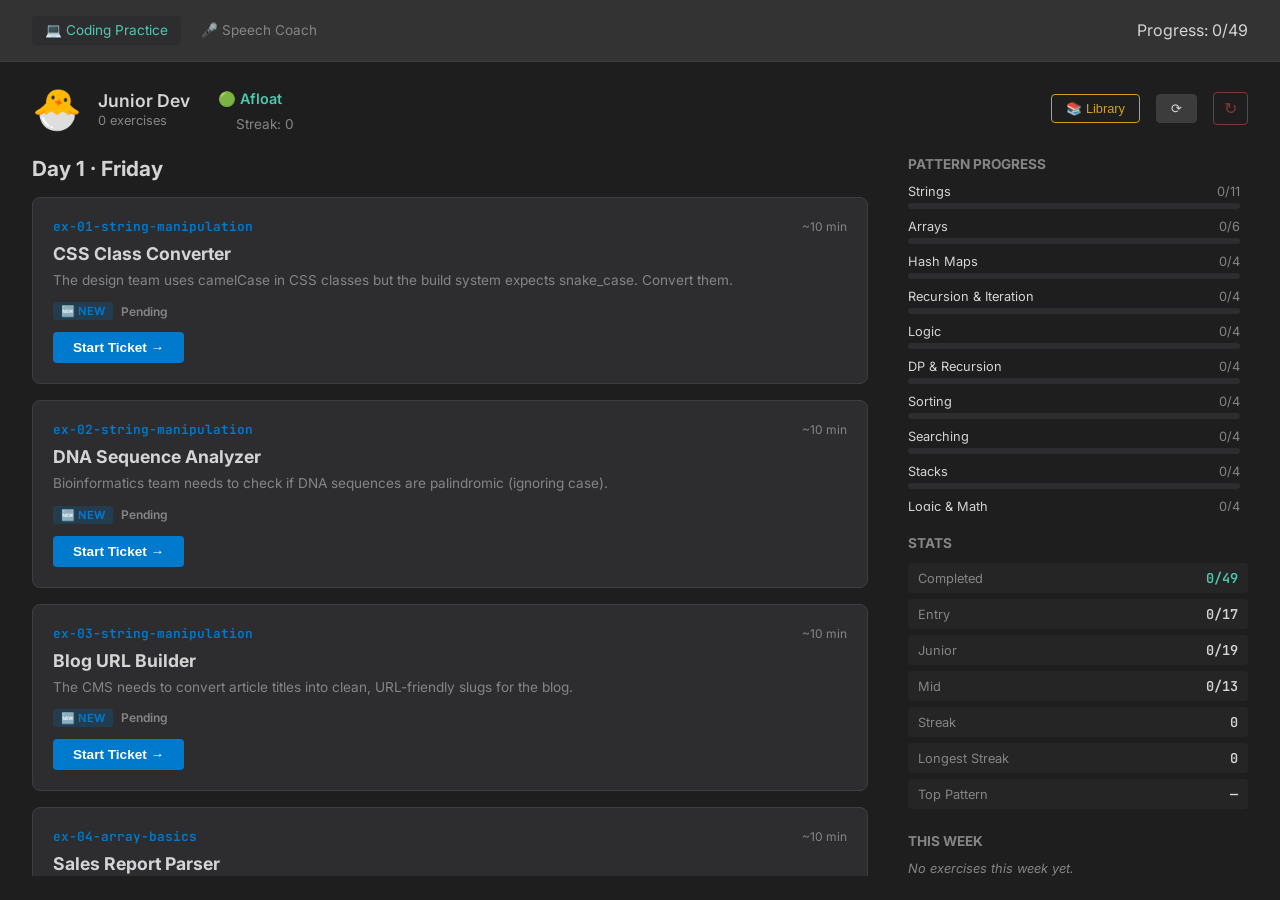
<file: index.html>
<!DOCTYPE html>
<html lang="en">
<head>
    <meta charset="UTF-8">
    <meta name="viewport" content="width=device-width, initial-scale=1.0">
    <title>Tech Interview Prep | Hiram's Dojo</title>
    <link rel="stylesheet" href="css/styles.css">
    <link href="https://fonts.googleapis.com/css2?family=JetBrains+Mono:wght@400;700&family=Inter:wght@400;600&display=swap" rel="stylesheet">
</head>
<body>

    <header>
        <nav class="nav-bar">
            <a href="index.html" class="nav-link active">💻 Coding Practice</a>
            <a href="speech-coach/index.html" class="nav-link">🎤 Speech Coach</a>
        </nav>
        <div class="header-right">
            <div class="timer-display" id="timer-display" style="display:none">
                <span class="timer-label">Timer</span>
                <span id="timer-countdown">20:00</span>
            </div>
            <div class="progress-summary">
                Progress: <span id="global-progress">0/49</span>
            </div>
        </div>
    </header>

    <main class="container">
        <!-- Dashboard -->
        <div id="dashboard" class="content-area hidden">
            <div class="dashboard-top">
                <div class="player-card">
                    <span class="avatar-emoji" id="avatar-emoji"></span>
                    <div class="player-info">
                        <div class="player-title" id="player-title"></div>
                        <div class="player-meta" id="player-exercises"></div>
                    </div>
                </div>
                <div class="company-card">
                    <div class="status-badge" id="company-status"></div>
                    <div class="streak-display">Streak: <span id="streak-count">0</span></div>
                </div>
                <button id="library-btn" class="ctrl-btn">&#x1F4DA; Library</button>
                <button id="regen-btn" class="ctrl-btn" title="Generate 5 new tickets">&#x27F3;</button>
                <button id="reset-btn" class="ctrl-btn reset-btn" title="Reset all progress">&#x21BB;</button>
            </div>

            <div class="dashboard-body">
                <div class="dashboard-col-left">
                    <div class="day-section">
                        <h2>Day <span id="day-number">1</span> &middot; <span id="day-name">Monday</span></h2>
                    </div>
                    <div id="tickets-container"></div>
                </div>
                <div class="dashboard-col-right">
                    <h3 class="section-title">Pattern Progress</h3>
                    <div id="pattern-progress"></div>
                    <h3 class="section-title section-title-stats">Stats</h3>
                    <div id="stats-container"></div>
                    <h3 class="section-title section-title-week">This Week</h3>
                    <div id="weekly-stats"></div>
                </div>
            </div>
        </div>

        <!-- Library -->
        <div id="library" class="content-area hidden">
            <div class="library-header">
                <h2>Exercise Library</h2>
                <button id="back-to-dashboard-from-lib" class="ctrl-btn back-btn">&larr; Dashboard</button>
            </div>
            <div class="library-toolbar">
                <input type="text" id="lib-search" placeholder="Search exercises..." class="search-input">
                <select id="lib-level-filter" class="filter-select">
                    <option value="all">All Levels</option>
                    <option value="entry">Entry</option>
                    <option value="junior">Junior</option>
                    <option value="mid">Mid</option>
                </select>
                <select id="lib-pattern-filter" class="filter-select">
                    <option value="all">All Patterns</option>
                </select>
            </div>
            <div id="library-grid"></div>
        </div>

        <!-- Welcome (hidden by default now) -->
        <div id="welcome-screen" class="content-area hidden">
            <h1>Welcome to the Dojo</h1>
            <p>Select an exercise from the left to begin.</p>
            <p>Complete all Entry exercises to unlock Junior, and all Junior to unlock Mid.</p>
            <p class="goal">Goal: Write every solution by hand. No AI, no autocomplete.</p>
        </div>

        <!-- Exercise Detail -->
        <div id="exercise-detail" class="content-area hidden">
            <div class="exercise-header">
                <div class="badge-row">
                    <span class="badge" id="ex-category">Category</span>
                    <span class="difficulty" id="ex-difficulty"></span>
                    <span class="ticket-folder-badge" id="ex-folder-name"></span>
                </div>
                <h2 id="ex-title">Exercise Title</h2>
                <div class="exercise-controls">
                    <button id="whiteboard-toggle" class="ctrl-btn">Whiteboard Mode</button>
                    <button id="timer-toggle" class="ctrl-btn">Start Timer</button>
                    <button id="back-btn" class="ctrl-btn back-btn">&larr; Back</button>
                </div>
            </div>

            <div class="description-box">
                <h3 id="ex-context-label">Ticket Context</h3>
                <p id="ex-description">Description here...</p>

                <h3>Hints</h3>
                <ul id="ex-hints"></ul>
                <button id="reveal-hint-btn" class="hint-btn">Reveal Next Hint</button>

                <h3>Edge Cases to Consider</h3>
                <ul id="ex-edge-cases"></ul>
            </div>

            <div class="solution-section">
                <button id="show-reference-btn" class="ref-btn">&#x2705; Done &mdash; show reference solution</button>

                <div id="compare-section" class="hidden">
                    <div class="compare-panels">
                        <div class="compare-col">
                            <h3>Your code</h3>
                            <textarea id="user-solution" placeholder="Paste your solution.py here to compare..."></textarea>
                        </div>
                        <div class="compare-col">
                            <h3>Reference</h3>
                            <div class="ref-code-box">
                                <pre><code id="model-solution-content"></code></pre>
                            </div>
                            <div class="complexity-row">
                                <span id="complexity-badge" class="complexity-badge hidden"></span>
                            </div>
                        </div>
                    </div>

                    <div class="checklist-section">
                        <h3>Checklist</h3>
                        <label class="chk-item"><input type="checkbox" id="chk-pytest"> Ran pytest locally</label>
                        <label class="chk-item"><input type="checkbox" id="chk-push"> Pushed to GitHub</label>
                        <label class="chk-item"><input type="checkbox" id="chk-pass"> Tests passed on Actions</label>
                    </div>

                    <div class="done-row">
                        <button id="mark-done-btn" class="save-btn">Mark as completed &#x2714;</button>
                        <span id="save-status" class="status-msg"></span>
                    </div>
                </div>
            </div>
        </div>
    </main>

    <script src="js/state.js?v=3"></script>
    <script src="js/data.js?v=3"></script>
    <script src="js/scheduler.js?v=3"></script>
    <script src="js/dashboard.js?v=3"></script>
    <script src="js/app.js?v=3"></script>
</body>
</html>
</file>
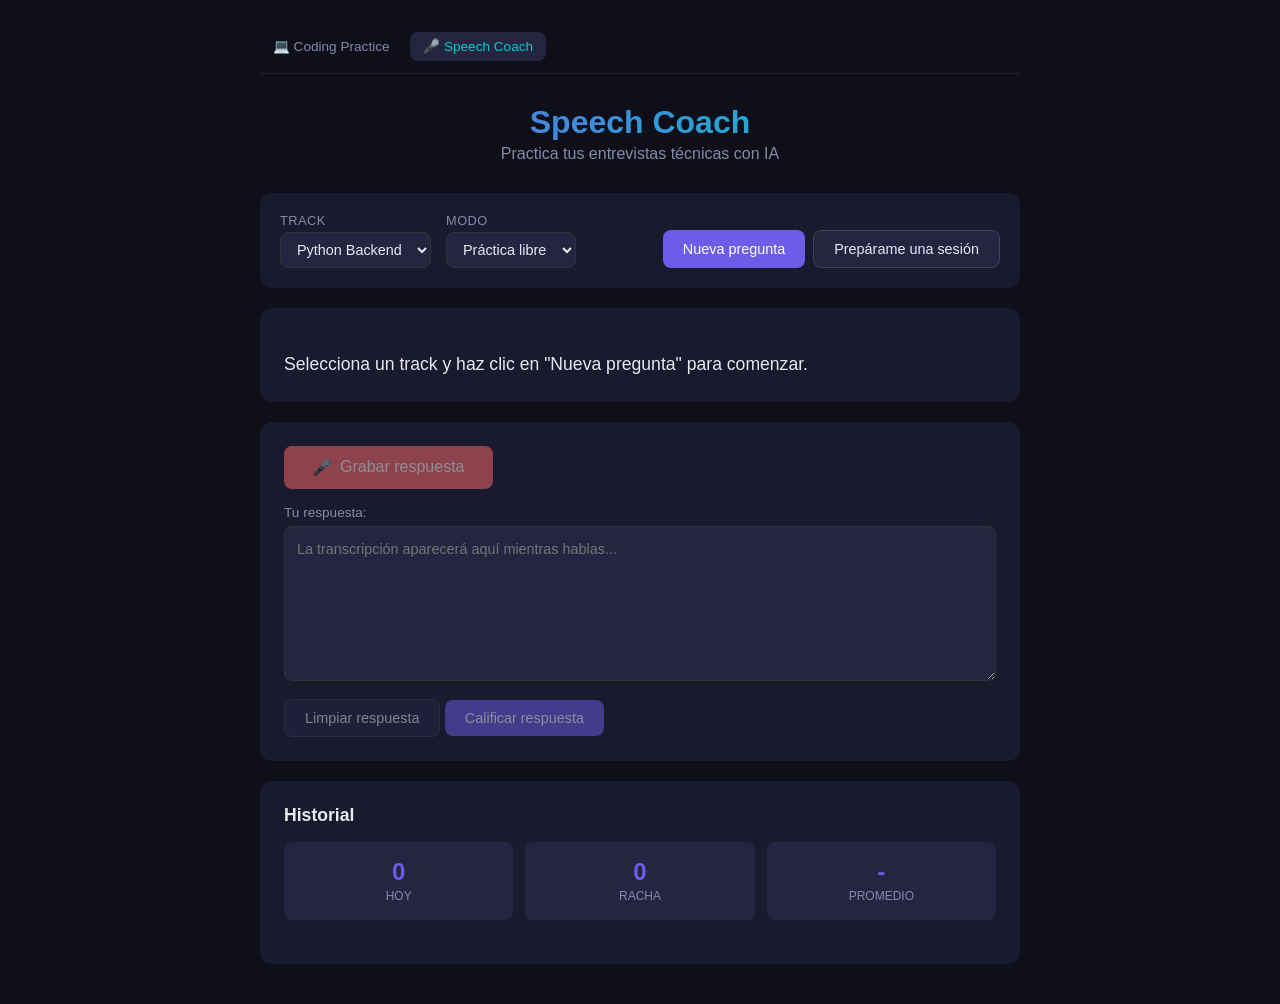
<file: speech-coach/index.html>
<!DOCTYPE html>
<html lang="es">
<head>
  <meta charset="UTF-8">
  <meta name="viewport" content="width=device-width, initial-scale=1.0">
  <title>Speech Coach — Interview Practice</title>
  <link rel="stylesheet" href="css/styles.css">
</head>
<body>
  <div id="app">
    <nav class="nav-bar">
      <a href="../index.html" class="nav-link">💻 Coding Practice</a>
      <a href="index.html" class="nav-link active">🎤 Speech Coach</a>
    </nav>
    <header class="app-header">
      <h1>Speech Coach</h1>
      <p class="subtitle">Practica tus entrevistas técnicas con IA</p>
    </header>

    <main class="app-main">
      <!-- Config -->
      <section class="config-panel" id="configPanel">
        <div class="config-group">
          <label for="trackSelect">Track</label>
          <select id="trackSelect">
            <option value="Python Backend">Python Backend</option>
            <option value="TD Pipeline">TD Pipeline</option>
          </select>
        </div>

        <div class="config-group">
          <label for="modeSelect">Modo</label>
          <select id="modeSelect">
            <option value="practice">Práctica libre</option>
            <option value="simulation">Simulación</option>
          </select>
        </div>

        <div class="config-actions">
          <button id="newQuestionBtn" class="btn btn-primary">Nueva pregunta</button>
          <button id="coachSessionBtn" class="btn btn-secondary">Prepárame una sesión</button>
        </div>
      </section>

      <!-- Question -->
      <section class="question-panel" id="questionPanel">
        <div class="question-header">
          <span class="badge" id="difficultyBadge"></span>
          <span class="badge" id="typeBadge"></span>
          <span class="tags" id="tagsContainer"></span>
        </div>
        <p class="question-text" id="questionText">
          Selecciona un track y haz clic en "Nueva pregunta" para comenzar.
        </p>
      </section>

      <!-- Recorder -->
      <section class="recorder-panel" id="recorderPanel">
        <div class="recorder-controls">
          <button id="recordBtn" class="btn btn-record" disabled>
            <span class="record-icon">🎤</span>
            <span id="recordBtnText">Grabar respuesta</span>
          </button>
          <span id="recordingStatus" class="recording-status"></span>
        </div>

        <div class="transcript-area">
          <label for="transcript">Tu respuesta:</label>
          <textarea id="transcript" rows="6" placeholder="La transcripción aparecerá aquí mientras hablas..." readonly></textarea>
        </div>

        <div class="response-actions">
          <button id="clearBtn" class="btn btn-secondary" disabled>Limpiar respuesta</button>
          <button id="gradeBtn" class="btn btn-primary" disabled>Calificar respuesta</button>
        </div>
      </section>

      <!-- Timer (simulation mode) -->
      <section class="timer-panel" id="timerPanel" style="display:none;">
        <div class="timer-display">
          <span id="timerLabel">Tiempo de pensamiento</span>
          <span id="timerValue">00:00</span>
        </div>
        <div class="timer-controls">
          <button id="startTimerBtn" class="btn btn-small">Iniciar</button>
        </div>
      </section>

      <!-- Result -->
      <section class="result-panel" id="resultPanel" style="display:none;">
        <div class="result-header">
          <h2>Resultado</h2>
          <span class="score" id="scoreDisplay">0</span>
        </div>
        <div class="result-body">
          <div class="result-section">
            <h3>Feedback</h3>
            <p id="feedbackText"></p>
          </div>
          <div class="result-section">
            <h3>Fortalezas</h3>
            <ul id="strengthsList"></ul>
          </div>
          <div class="result-section">
            <h3>Áreas a mejorar</h3>
            <ul id="improvementsList"></ul>
          </div>
          <div class="result-section" id="modelAnswerSection" style="display:none;">
            <h3>Respuesta modelo</h3>
            <p id="modelAnswerText"></p>
          </div>
        </div>
        <button id="nextFromResultBtn" class="btn btn-primary">Siguiente pregunta</button>
      </section>

      <!-- Chat -->
      <section class="chat-panel" id="chatPanel" style="display:none;">
        <h2>Chatea con la IA</h2>
        <div class="chat-messages" id="chatMessages">
          <div class="chat-msg assistant">
            ¿Algo que no haya quedado claro? Pregúntame sobre la evaluación o la respuesta modelo.
          </div>
        </div>
        <div class="chat-input-row">
          <input type="text" id="chatInput" placeholder="Haz una pregunta..." />
          <button id="chatSendBtn" class="btn btn-primary">Enviar</button>
        </div>
      </section>

      <!-- History -->
      <section class="history-panel" id="historyPanel">
        <h2>Historial</h2>
        <div class="stats-row" id="statsRow">
          <div class="stat-card">
            <span class="stat-value" id="sessionsToday">0</span>
            <span class="stat-label">Hoy</span>
          </div>
          <div class="stat-card">
            <span class="stat-value" id="streakCount">0</span>
            <span class="stat-label">Racha</span>
          </div>
          <div class="stat-card">
            <span class="stat-value" id="avgScore">-</span>
            <span class="stat-label">Promedio</span>
          </div>
        </div>
        <div class="history-list" id="historyList"></div>
      </section>
    </main>
  </div>

  <script src="js/questions.js"></script>
  <script src="js/recorder.js"></script>
  <script src="js/grader.js"></script>
  <script src="js/history.js"></script>
  <script src="js/app.js"></script>
</body>
</html>
</file>
<file: css/styles.css>
:root {
    --bg-dark: #1e1e1e;
    --bg-sidebar: #252526;
    --accent: #007acc;
    --text-main: #d4d4d4;
    --text-muted: #858585;
    --border: #3e3e42;
    --success: #4ec9b0;
    --orange: #ce9178;
    --gold: #d4a017;
    --red: #f44747;
    --yellow: #d4a017;
    --green: #4ec9b0;
}

* {
    box-sizing: border-box;
    margin: 0;
    padding: 0;
}

body {
    font-family: 'Inter', sans-serif;
    background-color: var(--bg-dark);
    color: var(--text-main);
    height: 100vh;
    display: flex;
    flex-direction: column;
}

.nav-bar {
    display: flex;
    gap: 0.5rem;
}

.nav-link {
    color: var(--text-muted);
    text-decoration: none;
    padding: 0.4rem 0.8rem;
    border-radius: 4px;
    font-size: 0.85rem;
    transition: all 0.2s;
}

.nav-link:hover {
    background: #3e3e42;
    color: var(--text-main);
}

.nav-link.active {
    color: var(--success);
    background: #2d2d30;
}

header {
    background-color: #333333;
    padding: 1rem 2rem;
    display: flex;
    justify-content: space-between;
    align-items: center;
    border-bottom: 1px solid var(--border);
    flex-shrink: 0;
}

.header-right {
    display: flex;
    align-items: center;
    gap: 1.5rem;
}

.timer-display {
    background: #2d2d30;
    padding: 6px 14px;
    border-radius: 4px;
    font-family: 'JetBrains Mono', monospace;
    font-size: 1rem;
    border: 1px solid var(--border);
}

.timer-display.expired {
    border-color: var(--red);
    color: var(--red);
    animation: pulse 1s infinite;
}

@keyframes pulse {
    50% { opacity: 0.6; }
}

.timer-label {
    color: var(--text-muted);
    margin-right: 6px;
}

.container {
    display: flex;
    flex: 1;
    overflow: hidden;
}

/* ===== CONTENT AREA ===== */
.content-area {
    flex: 1;
    width: 100%;
    display: flex;
    flex-direction: column;
    min-height: 0;
}

/* ===== SCROLLBAR ===== */
::-webkit-scrollbar { width: 8px; }
::-webkit-scrollbar-track { background: transparent; }
::-webkit-scrollbar-thumb { background: #3e3e42; border-radius: 4px; }
::-webkit-scrollbar-thumb:hover { background: #555; }

.hidden {
    display: none !important;
}

/* ===== DASHBOARD ===== */
#dashboard {
    display: flex;
    flex-direction: column;
    height: 100%;
    padding: 1.5rem 2rem;
}

.dashboard-top {
    display: flex;
    justify-content: space-between;
    align-items: center;
    gap: 1rem;
    margin-bottom: 1.5rem;
    flex-shrink: 0;
}

.player-card {
    display: flex;
    align-items: center;
    gap: 1rem;
}

.avatar-emoji {
    font-size: 2.5rem;
    line-height: 1;
}

.player-title {
    font-weight: 600;
    font-size: 1.1rem;
}

.player-meta {
    font-size: 0.8rem;
    color: var(--text-muted);
    margin-top: 2px;
}

.company-card {
    text-align: right;
}

.status-badge {
    font-size: 0.9rem;
    font-weight: 600;
    padding: 4px 12px;
    border-radius: 4px;
}

.status-badge.status-afloat { color: var(--green); }
.status-badge.status-risk { color: var(--yellow); }
.status-badge.status-crisis { color: var(--red); }

.streak-display {
    font-size: 0.85rem;
    color: var(--text-muted);
    margin-top: 4px;
}

.dashboard-body {
    display: flex;
    gap: 2rem;
    flex: 1;
    min-height: 0;
}

.dashboard-col-left {
    flex: 1;
    display: flex;
    flex-direction: column;
    min-width: 0;
}

.dashboard-col-right {
    width: 340px;
    flex-shrink: 0;
    display: flex;
    flex-direction: column;
}

.section-title {
    font-size: 0.85rem;
    color: var(--text-muted);
    text-transform: uppercase;
    margin-bottom: 12px;
}

.day-section {
    margin-bottom: 1rem;
    flex-shrink: 0;
}

.day-section h2 {
    font-size: 1.3rem;
    margin: 0;
}

.day-subtitle {
    font-size: 0.85rem;
    color: var(--text-muted);
    margin-top: 4px;
}

/* ===== TICKET CARDS ===== */
#tickets-container {
    display: flex;
    flex-direction: column;
    gap: 1rem;
    overflow-y: auto;
    flex: 1;
    padding-right: 0.5rem;
}

.ticket-card {
    background: #2d2d30;
    border: 1px solid var(--border);
    border-radius: 8px;
    padding: 1.25rem;
    transition: border-color 0.15s;
}

.ticket-card:hover {
    border-color: #555;
}

.ticket-card.completed {
    opacity: 0.6;
    border-color: var(--green);
}

.ticket-header {
    display: flex;
    align-items: center;
    gap: 10px;
    margin-bottom: 8px;
}

.ticket-folder {
    font-family: 'JetBrains Mono', monospace;
    font-size: 0.8rem;
    color: var(--accent);
    font-weight: 600;
}

.ticket-type {
    font-size: 0.7rem;
    font-weight: 600;
    text-transform: uppercase;
    padding: 2px 8px;
    border-radius: 3px;
}

.ticket-type.review {
    background: rgba(78, 201, 176, 0.2);
    color: var(--success);
}

.ticket-type.new {
    background: rgba(0, 122, 204, 0.2);
    color: var(--accent);
}

.ticket-estimate {
    font-size: 0.75rem;
    color: var(--text-muted);
    margin-left: auto;
}

.ticket-title {
    font-size: 1.1rem;
    margin-bottom: 6px;
}

.ticket-context {
    font-size: 0.85rem;
    color: var(--text-muted);
    line-height: 1.5;
    margin-bottom: 12px;
}

.ticket-meta {
    display: flex;
    align-items: center;
    gap: 8px;
    margin-bottom: 12px;
}

.pattern-badge {
    font-size: 0.7rem;
    background: #1e1e1e;
    border: 1px solid var(--border);
    padding: 2px 8px;
    border-radius: 3px;
    color: var(--text-muted);
    font-family: 'JetBrains Mono', monospace;
}

.ticket-status {
    font-size: 0.75rem;
    font-weight: 600;
}

.ticket-status.pending { color: var(--text-muted); }
.ticket-status.done { color: var(--success); }

.start-ticket-btn {
    background: var(--accent);
    color: white;
    border: none;
    padding: 8px 20px;
    border-radius: 4px;
    font-weight: 600;
    font-size: 0.85rem;
    cursor: pointer;
    transition: opacity 0.15s;
}

.start-ticket-btn:hover {
    opacity: 0.9;
}

.start-ticket-btn:disabled {
    background: #3c3c3c;
    color: var(--text-muted);
    cursor: default;
    opacity: 1;
}

/* ===== PATTERN PROGRESS ===== */
#pattern-progress {
    overflow-y: auto;
    flex: 1;
    padding-right: 0.5rem;
}

.pattern-bar {
    margin-bottom: 10px;
}

.pattern-row {
    display: flex;
    justify-content: space-between;
    font-size: 0.8rem;
    margin-bottom: 4px;
}

.pattern-name {
    color: var(--text-main);
}

.pattern-count {
    color: var(--text-muted);
}

.pattern-track {
    height: 6px;
    background: #2d2d30;
    border-radius: 3px;
    overflow: hidden;
}

.pattern-fill {
    height: 100%;
    background: var(--accent);
    border-radius: 3px;
    transition: width 0.3s;
}

/* ===== WEEKEND / EMPTY ===== */
.weekend-msg {
    text-align: center;
    padding: 2rem;
    color: var(--text-muted);
    font-size: 1rem;
    background: #2d2d30;
    border-radius: 8px;
    border: 1px dashed var(--border);
}

/* ===== WELCOME ===== */
#welcome-screen {
    padding: 2rem;
}

#welcome-screen h1 {
    font-size: 2rem;
    margin-bottom: 1rem;
    color: var(--success);
}

#welcome-screen p {
    font-size: 1rem;
    margin-bottom: 0.5rem;
    line-height: 1.6;
}

#welcome-screen .goal {
    color: var(--orange);
    font-style: italic;
    margin-top: 1rem;
}

/* ===== EXERCISE HEADER ===== */
#exercise-detail {
    padding: 1.5rem 2rem;
    overflow-y: auto;
}

.exercise-header {
    margin-bottom: 1.5rem;
}

.badge-row {
    display: flex;
    align-items: center;
    gap: 8px;
    flex-wrap: wrap;
}

.badge {
    background-color: var(--accent);
    color: white;
    padding: 4px 10px;
    border-radius: 4px;
    font-size: 0.75rem;
    text-transform: uppercase;
    font-weight: 600;
}

.ticket-folder-badge {
    font-family: 'JetBrains Mono', monospace;
    font-size: 0.75rem;
    background: rgba(0, 122, 204, 0.15);
    border: 1px solid var(--accent);
    padding: 3px 10px;
    border-radius: 4px;
    color: var(--accent);
}

.difficulty {
    font-size: 0.8rem;
    padding: 3px 8px;
    border-radius: 4px;
}

.difficulty.level-entry { color: var(--success); }
.difficulty.level-junior { color: var(--accent); }
.difficulty.level-mid { color: var(--orange); }

h2 {
    margin-top: 10px;
    font-size: 1.6rem;
}

.exercise-controls {
    display: flex;
    gap: 8px;
    margin-top: 12px;
    flex-wrap: wrap;
}

.ctrl-btn {
    background: #3c3c3c;
    border: 1px solid var(--border);
    color: var(--text-main);
    padding: 6px 14px;
    cursor: pointer;
    font-size: 0.8rem;
    border-radius: 4px;
    transition: background 0.15s;
}

.ctrl-btn:hover {
    background: #4c4c4c;
}

.ctrl-btn.active {
    background: #c94c4c;
    border-color: var(--red);
}

.back-btn {
    margin-left: auto;
    background: transparent;
    border-color: var(--text-muted);
    color: var(--text-muted);
}

.back-btn:hover {
    background: #2d2d30;
    color: var(--text-main);
}

/* ===== DESCRIPTION BOX ===== */
.description-box {
    background-color: #2d2d30;
    padding: 1.5rem;
    border-radius: 8px;
    margin-bottom: 1.5rem;
    line-height: 1.6;
}

.description-box h3 {
    color: var(--text-muted);
    font-size: 0.85rem;
    text-transform: uppercase;
    margin-bottom: 8px;
    margin-top: 16px;
}

.description-box h3:first-child {
    margin-top: 0;
}

.description-box ul {
    padding-left: 1.2rem;
}

.description-box ul li {
    margin-bottom: 4px;
    font-size: 0.9rem;
}

.hint-btn {
    display: none;
    margin-top: 8px;
    background: transparent;
    border: 1px dashed var(--border);
    color: var(--accent);
    padding: 6px 14px;
    cursor: pointer;
    font-size: 0.8rem;
    border-radius: 4px;
}

.hint-btn:hover {
    background: rgba(0, 122, 204, 0.1);
}

/* ===== CODE SECTION ===== */
/* ===== SOLUTION ===== */
.solution-section {
    margin-bottom: 1.5rem;
}

.ref-btn {
    display: block;
    width: 100%;
    background: rgba(78, 201, 176, 0.1);
    border: 2px solid var(--success);
    color: var(--success);
    padding: 14px 20px;
    cursor: pointer;
    font-size: 1rem;
    font-weight: 600;
    border-radius: 8px;
    transition: background 0.15s;
    text-align: center;
}

.ref-btn:hover {
    background: rgba(78, 201, 176, 0.2);
}

/* ===== COMPARE PANELS ===== */
.compare-panels {
    display: flex;
    gap: 1rem;
    margin-top: 1.5rem;
}

.compare-col {
    flex: 1;
    min-width: 0;
}

.compare-col h3 {
    color: var(--text-muted);
    font-size: 0.85rem;
    text-transform: uppercase;
    margin-bottom: 8px;
}

.compare-col textarea {
    width: 100%;
    min-height: 300px;
    background-color: #1e1e1e;
    color: var(--text-main);
    border: 1px solid var(--border);
    padding: 1rem;
    font-family: 'JetBrains Mono', monospace;
    font-size: 0.85rem;
    line-height: 1.5;
    resize: vertical;
    border-radius: 4px;
    outline: none;
    transition: border-color 0.15s;
}

.compare-col textarea:focus {
    border-color: var(--accent);
}

.ref-code-box {
    background-color: #1e1e1e;
    border: 1px solid var(--border);
    border-radius: 4px;
    padding: 1rem;
    min-height: 300px;
    max-height: 400px;
    overflow-y: auto;
}

.ref-code-box pre {
    margin: 0;
    color: #ce9178;
    white-space: pre-wrap;
    font-size: 0.85rem;
    line-height: 1.5;
}

.complexity-row {
    margin-top: 10px;
}

.complexity-badge {
    font-size: 0.75rem;
    font-family: 'JetBrains Mono', monospace;
    color: var(--gold);
    background: rgba(212, 160, 23, 0.1);
    border: 1px solid rgba(212, 160, 23, 0.3);
    padding: 4px 10px;
    border-radius: 4px;
    display: inline-block;
}

/* ===== CHECKLIST ===== */
.checklist-section {
    margin-top: 1.5rem;
    background: #252526;
    padding: 1rem 1.25rem;
    border-radius: 8px;
    border: 1px solid var(--border);
}

.checklist-section h3 {
    color: var(--text-muted);
    font-size: 0.85rem;
    text-transform: uppercase;
    margin-bottom: 10px;
}

.chk-item {
    display: flex;
    align-items: center;
    gap: 8px;
    font-size: 0.9rem;
    color: var(--text-main);
    cursor: pointer;
    margin-bottom: 6px;
}

.chk-item input[type="checkbox"] {
    accent-color: var(--success);
    width: 16px;
    height: 16px;
    cursor: pointer;
}

.done-row {
    display: flex;
    align-items: center;
    gap: 12px;
    margin-top: 1rem;
}

.save-btn {
    background-color: var(--success);
    color: #1e1e1e;
    border: none;
    padding: 12px 28px;
    font-weight: 600;
    cursor: pointer;
    border-radius: 6px;
    font-size: 0.9rem;
    transition: opacity 0.15s;
}

.save-btn:hover {
    opacity: 0.9;
}

.status-msg {
    font-size: 0.85rem;
    color: var(--success);
}

/* ===== WHITEBOARD ===== */
#exercise-detail.whiteboard textarea {
    min-height: 350px;
    background-color: #1a1a1a;
    border-color: #555;
}

#exercise-detail.whiteboard .description-box {
    border: 1px solid #555;
}

/* ===== LIBRARY ===== */
#library {
    padding: 1.5rem 2rem;
    display: flex;
    flex-direction: column;
    min-height: 0;
}

.library-header {
    display: flex;
    justify-content: space-between;
    align-items: center;
    margin-bottom: 1rem;
    flex-wrap: wrap;
    gap: 1rem;
    flex-shrink: 0;
}

.library-header h2 {
    margin: 0;
}

#library-grid {
    display: grid;
    grid-template-columns: repeat(auto-fill, minmax(280px, 1fr));
    gap: 1rem;
    overflow-y: auto;
    flex: 1;
    padding-right: 0.5rem;
}

.library-card {
    background: #2d2d30;
    border: 1px solid var(--border);
    border-radius: 8px;
    padding: 1rem;
    cursor: pointer;
    transition: border-color 0.15s, transform 0.15s;
    display: flex;
    flex-direction: column;
}

.library-card:hover {
    border-color: #555;
    transform: translateY(-2px);
}

.library-card.locked {
    opacity: 0.45;
    cursor: not-allowed;
}

.library-card.locked:hover {
    transform: none;
    border-color: var(--border);
}

.library-card.completed {
    border-left: 3px solid var(--success);
}

.lib-card-top {
    display: flex;
    justify-content: space-between;
    align-items: center;
    margin-bottom: 8px;
}

.lib-badge {
    font-size: 0.65rem;
    font-weight: 600;
    text-transform: uppercase;
    padding: 2px 8px;
    border-radius: 3px;
}

.lib-badge.level-entry { background: rgba(78, 201, 176, 0.2); color: var(--success); }
.lib-badge.level-junior { background: rgba(0, 122, 204, 0.2); color: var(--accent); }
.lib-badge.level-mid { background: rgba(206, 145, 120, 0.2); color: var(--orange); }

.lib-stars {
    font-size: 0.7rem;
    color: var(--gold);
}

.lib-card-body {
    flex: 1;
}

.lib-card-body h3 {
    font-size: 0.95rem;
    margin-bottom: 4px;
}

.lib-card-body p {
    font-size: 0.8rem;
    color: var(--text-muted);
    line-height: 1.5;
}

.lib-card-footer {
    display: flex;
    justify-content: space-between;
    align-items: center;
    margin-top: 10px;
    padding-top: 8px;
    border-top: 1px solid var(--border);
}

.lib-pattern {
    font-size: 0.65rem;
    font-family: 'JetBrains Mono', monospace;
    color: var(--text-muted);
}

.lib-status {
    font-size: 0.7rem;
    font-weight: 600;
    padding: 2px 8px;
    border-radius: 3px;
}

.lib-status.available {
    background: rgba(0, 122, 204, 0.2);
    color: var(--accent);
}

.lib-status.completed {
    background: rgba(78, 201, 176, 0.2);
    color: var(--success);
}

.lib-status.locked {
    background: rgba(133, 133, 133, 0.15);
    color: var(--text-muted);
}

/* ===== LIBRARY BUTTON (dashboard) ===== */
#library-btn {
    margin-left: auto;
    background: transparent;
    border-color: var(--gold);
    color: var(--gold);
}

#library-btn:hover {
    background: rgba(212, 160, 23, 0.1);
}

/* ===== RESET BUTTON ===== */
.reset-btn {
    background: transparent !important;
    border-color: var(--red) !important;
    color: var(--red) !important;
    font-size: 1rem !important;
    padding: 6px 10px !important;
    opacity: 0.5;
    transition: opacity 0.15s;
}

.reset-btn:hover {
    opacity: 1 !important;
    background: rgba(244, 71, 71, 0.1) !important;
}

/* ===== FADE TRANSITIONS ===== */
.content-area {
    transition: opacity 0.2s ease;
}

/* ===== LIBRARY TOOLBAR ===== */
.library-toolbar {
    display: flex;
    gap: 0.75rem;
    margin-bottom: 1rem;
    flex-shrink: 0;
    flex-wrap: wrap;
}

.search-input {
    flex: 1;
    min-width: 180px;
    background: #1e1e1e;
    border: 1px solid var(--border);
    color: var(--text-main);
    padding: 8px 12px;
    border-radius: 4px;
    font-family: 'Inter', sans-serif;
    font-size: 0.85rem;
    outline: none;
    transition: border-color 0.15s;
}

.search-input:focus {
    border-color: var(--accent);
}

.search-input::placeholder {
    color: var(--text-muted);
}

.filter-select {
    background: #1e1e1e;
    border: 1px solid var(--border);
    color: var(--text-main);
    padding: 8px 12px;
    border-radius: 4px;
    font-family: 'Inter', sans-serif;
    font-size: 0.85rem;
    outline: none;
    cursor: pointer;
    transition: border-color 0.15s;
}

.filter-select:focus {
    border-color: var(--accent);
}

/* ===== STATS ===== */
#stats-container {
    display: flex;
    flex-direction: column;
    gap: 6px;
}

.stat-row {
    display: flex;
    justify-content: space-between;
    align-items: center;
    font-size: 0.8rem;
    padding: 6px 10px;
    background: #252526;
    border-radius: 4px;
}

.stat-label {
    color: var(--text-muted);
}

.stat-value {
    color: var(--text-main);
    font-weight: 600;
    font-family: 'JetBrains Mono', monospace;
    font-size: 0.85rem;
}

.stat-value.highlight {
    color: var(--success);
}

.section-title-stats {
    margin-top: 1.5rem;
}

.section-title-week {
    margin-top: 1.5rem;
}

#weekly-stats {
    display: flex;
    flex-direction: column;
    gap: 4px;
}

.weekly-pattern {
    display: flex;
    justify-content: space-between;
    font-size: 0.8rem;
    padding: 4px 10px;
    background: #252526;
    border-radius: 4px;
}

.weekly-pat-name {
    color: var(--text-muted);
}

.weekly-pat-count {
    color: var(--text-main);
    font-family: 'JetBrains Mono', monospace;
    font-size: 0.8rem;
}

.weekly-empty {
    font-size: 0.8rem;
    color: var(--text-muted);
    font-style: italic;
}
</file>
<file: speech-coach/css/styles.css>
:root {
  --bg: #0f0f1a;
  --surface: #1a1a2e;
  --surface2: #252542;
  --primary: #6c5ce7;
  --primary-hover: #7f70f0;
  --secondary: #00cec9;
  --text: #e8e8f0;
  --text-muted: #8888aa;
  --danger: #ff6b6b;
  --success: #51cf66;
  --warning: #fcc419;
  --radius: 12px;
  --radius-sm: 8px;
}

* {
  margin: 0;
  padding: 0;
  box-sizing: border-box;
}

body {
  font-family: -apple-system, BlinkMacSystemFont, 'Segoe UI', Roboto, sans-serif;
  background: var(--bg);
  color: var(--text);
  min-height: 100vh;
}

/* Navbar */
.nav-bar {
  display: flex;
  gap: 0.5rem;
  padding: 0.75rem 0;
  border-bottom: 1px solid #222;
  margin-bottom: 0;
}

.nav-link {
  color: var(--text-muted);
  text-decoration: none;
  padding: 0.4rem 0.8rem;
  border-radius: var(--radius-sm);
  font-size: 0.85rem;
  transition: all 0.2s;
}

.nav-link:hover {
  background: var(--surface2);
  color: var(--text);
}

.nav-link.active {
  color: var(--secondary);
  background: var(--surface2);
}

#app {
  max-width: 800px;
  margin: 0 auto;
  padding: 20px;
}

.app-header {
  text-align: center;
  padding: 30px 0;
}

.app-header h1 {
  font-size: 2rem;
  background: linear-gradient(135deg, var(--primary), var(--secondary));
  -webkit-background-clip: text;
  -webkit-text-fill-color: transparent;
  background-clip: text;
}

.subtitle {
  color: var(--text-muted);
  margin-top: 4px;
}

/* Config Panel */
.config-panel {
  background: var(--surface);
  border-radius: var(--radius);
  padding: 20px;
  margin-bottom: 20px;
  display: flex;
  flex-wrap: wrap;
  gap: 15px;
  align-items: end;
}

.config-group {
  display: flex;
  flex-direction: column;
  gap: 4px;
}

.config-group label {
  font-size: 0.8rem;
  color: var(--text-muted);
  text-transform: uppercase;
  letter-spacing: 0.5px;
}

.config-group select {
  background: var(--surface2);
  color: var(--text);
  border: 1px solid #333;
  border-radius: var(--radius-sm);
  padding: 8px 12px;
  font-size: 0.9rem;
}

.config-actions {
  display: flex;
  gap: 8px;
  margin-left: auto;
}

/* Buttons */
.btn {
  border: none;
  border-radius: var(--radius-sm);
  padding: 10px 20px;
  font-size: 0.9rem;
  cursor: pointer;
  transition: all 0.2s;
}

.btn:disabled {
  opacity: 0.5;
  cursor: not-allowed;
}

.btn-primary {
  background: var(--primary);
  color: white;
}

.btn-primary:hover:not(:disabled) {
  background: var(--primary-hover);
}

.btn-secondary {
  background: var(--surface2);
  color: var(--text);
  border: 1px solid #444;
}

.btn-secondary:hover:not(:disabled) {
  background: #333358;
}

.btn-record {
  background: var(--danger);
  color: white;
  display: flex;
  align-items: center;
  gap: 8px;
  font-size: 1rem;
  padding: 12px 28px;
}

.btn-record:hover:not(:disabled) {
  background: #ff5252;
}

.btn-record.recording {
  background: var(--surface2);
  animation: pulse 1.5s ease-in-out infinite;
}

@keyframes pulse {
  0%, 100% { opacity: 1; }
  50% { opacity: 0.6; }
}

.btn-small {
  background: var(--surface2);
  color: var(--text);
  padding: 6px 14px;
  font-size: 0.8rem;
  border: 1px solid #444;
  border-radius: var(--radius-sm);
  cursor: pointer;
}

/* Question Panel */
.question-panel {
  background: var(--surface);
  border-radius: var(--radius);
  padding: 24px;
  margin-bottom: 20px;
}

.question-header {
  display: flex;
  gap: 8px;
  margin-bottom: 12px;
  flex-wrap: wrap;
  align-items: center;
}

.badge {
  padding: 3px 10px;
  border-radius: 20px;
  font-size: 0.75rem;
  text-transform: uppercase;
  font-weight: 600;
}

.badge[data-difficulty="junior"] { background: var(--success); color: #000; }
.badge[data-difficulty="mid"] { background: var(--warning); color: #000; }
.badge[data-difficulty="senior"] { background: var(--danger); color: #fff; }

.badge[data-type="technical"] { background: var(--primary); color: #fff; }
.badge[data-type="behavioral"] { background: var(--secondary); color: #000; }

.tags {
  display: flex;
  gap: 4px;
  flex-wrap: wrap;
}

.tag {
  padding: 2px 8px;
  border-radius: 12px;
  font-size: 0.7rem;
  background: var(--surface2);
  color: var(--text-muted);
}

.question-text {
  font-size: 1.1rem;
  line-height: 1.6;
}

/* Recorder Panel */
.recorder-panel {
  background: var(--surface);
  border-radius: var(--radius);
  padding: 24px;
  margin-bottom: 20px;
}

.recorder-controls {
  display: flex;
  align-items: center;
  gap: 15px;
  margin-bottom: 16px;
}

.recording-status {
  font-size: 0.85rem;
  color: var(--text-muted);
}

.recording-status.active {
  color: var(--danger);
}

.transcript-area label {
  display: block;
  font-size: 0.85rem;
  color: var(--text-muted);
  margin-bottom: 6px;
}

.transcript-area textarea {
  width: 100%;
  background: var(--surface2);
  color: var(--text);
  border: 1px solid #333;
  border-radius: var(--radius-sm);
  padding: 12px;
  font-size: 0.9rem;
  line-height: 1.5;
  resize: vertical;
  font-family: inherit;
}

.transcript-area textarea:focus {
  outline: 1px solid var(--primary);
}

.response-actions {
  margin-top: 14px;
}

/* Timer Panel */
.timer-panel {
  background: var(--surface);
  border-radius: var(--radius);
  padding: 20px;
  margin-bottom: 20px;
  text-align: center;
}

.timer-display {
  display: flex;
  flex-direction: column;
  align-items: center;
  gap: 4px;
}

#timerLabel {
  font-size: 0.85rem;
  color: var(--text-muted);
}

#timerValue {
  font-size: 2.5rem;
  font-weight: 700;
  font-variant-numeric: tabular-nums;
  color: var(--secondary);
}

.timer-controls {
  margin-top: 10px;
}

/* Result Panel */
.result-panel {
  background: var(--surface);
  border-radius: var(--radius);
  padding: 24px;
  margin-bottom: 20px;
  display: none;
}

.result-panel.visible {
  display: block;
}

.result-header {
  display: flex;
  justify-content: space-between;
  align-items: center;
  margin-bottom: 20px;
}

.result-header h2 {
  font-size: 1.3rem;
}

.score {
  font-size: 2.5rem;
  font-weight: 700;
  color: var(--primary);
}

.result-section {
  margin-bottom: 16px;
}

.result-section h3 {
  font-size: 0.9rem;
  color: var(--text-muted);
  margin-bottom: 6px;
}

.result-section p,
.result-section li {
  font-size: 0.9rem;
  line-height: 1.6;
}

.result-section ul {
  list-style: none;
  padding: 0;
}

.result-section ul li {
  padding: 4px 0;
}

.result-section ul li::before {
  content: "• ";
  color: var(--secondary);
}

/* History Panel */
.history-panel {
  background: var(--surface);
  border-radius: var(--radius);
  padding: 24px;
  margin-bottom: 20px;
}

.history-panel h2 {
  font-size: 1.1rem;
  margin-bottom: 16px;
}

.stats-row {
  display: flex;
  gap: 12px;
  margin-bottom: 20px;
}

.stat-card {
  flex: 1;
  background: var(--surface2);
  border-radius: var(--radius-sm);
  padding: 16px;
  text-align: center;
}

.stat-value {
  display: block;
  font-size: 1.5rem;
  font-weight: 700;
  color: var(--primary);
}

.stat-label {
  font-size: 0.75rem;
  color: var(--text-muted);
  text-transform: uppercase;
}

.history-list {
  max-height: 300px;
  overflow-y: auto;
}

.history-item {
  padding: 10px 0;
  border-bottom: 1px solid #222;
  font-size: 0.85rem;
}

.history-item:last-child {
  border-bottom: none;
}

.history-item .h-score {
  display: inline-block;
  padding: 2px 8px;
  border-radius: 10px;
  font-weight: 600;
  font-size: 0.8rem;
  margin-right: 8px;
}

.history-item .h-score.high { background: var(--success); color: #000; }
.history-item .h-score.medium { background: var(--warning); color: #000; }
.history-item .h-score.low { background: var(--danger); color: #fff; }

.history-item .h-date {
  color: var(--text-muted);
  font-size: 0.75rem;
  margin-left: 8px;
}

/* Chat Panel */
.chat-panel {
  background: var(--surface);
  border-radius: var(--radius);
  padding: 24px;
  margin-bottom: 20px;
  display: none;
}

.chat-panel.visible {
  display: block;
}

.chat-panel h2 {
  font-size: 1.1rem;
  margin-bottom: 12px;
}

.chat-messages {
  max-height: 300px;
  overflow-y: auto;
  margin-bottom: 12px;
  display: flex;
  flex-direction: column;
  gap: 8px;
}

.chat-msg {
  padding: 10px 14px;
  border-radius: var(--radius-sm);
  font-size: 0.9rem;
  line-height: 1.5;
  max-width: 90%;
}

.chat-msg.assistant {
  background: var(--surface2);
  color: var(--text);
  align-self: flex-start;
}

.chat-msg.user {
  background: var(--primary);
  color: #fff;
  align-self: flex-end;
}

.chat-input-row {
  display: flex;
  gap: 8px;
}

.chat-input-row input {
  flex: 1;
  background: var(--surface2);
  color: var(--text);
  border: 1px solid #333;
  border-radius: var(--radius-sm);
  padding: 10px 12px;
  font-size: 0.9rem;
  font-family: inherit;
}

.chat-input-row input:focus {
  outline: 1px solid var(--primary);
}

.chat-input-row .btn {
  white-space: nowrap;
}

/* Loading */
.loading {
  display: inline-block;
  width: 16px;
  height: 16px;
  border: 2px solid var(--text-muted);
  border-top-color: var(--primary);
  border-radius: 50%;
  animation: spin 0.6s linear infinite;
}

@keyframes spin {
  to { transform: rotate(360deg); }
}
</file>
